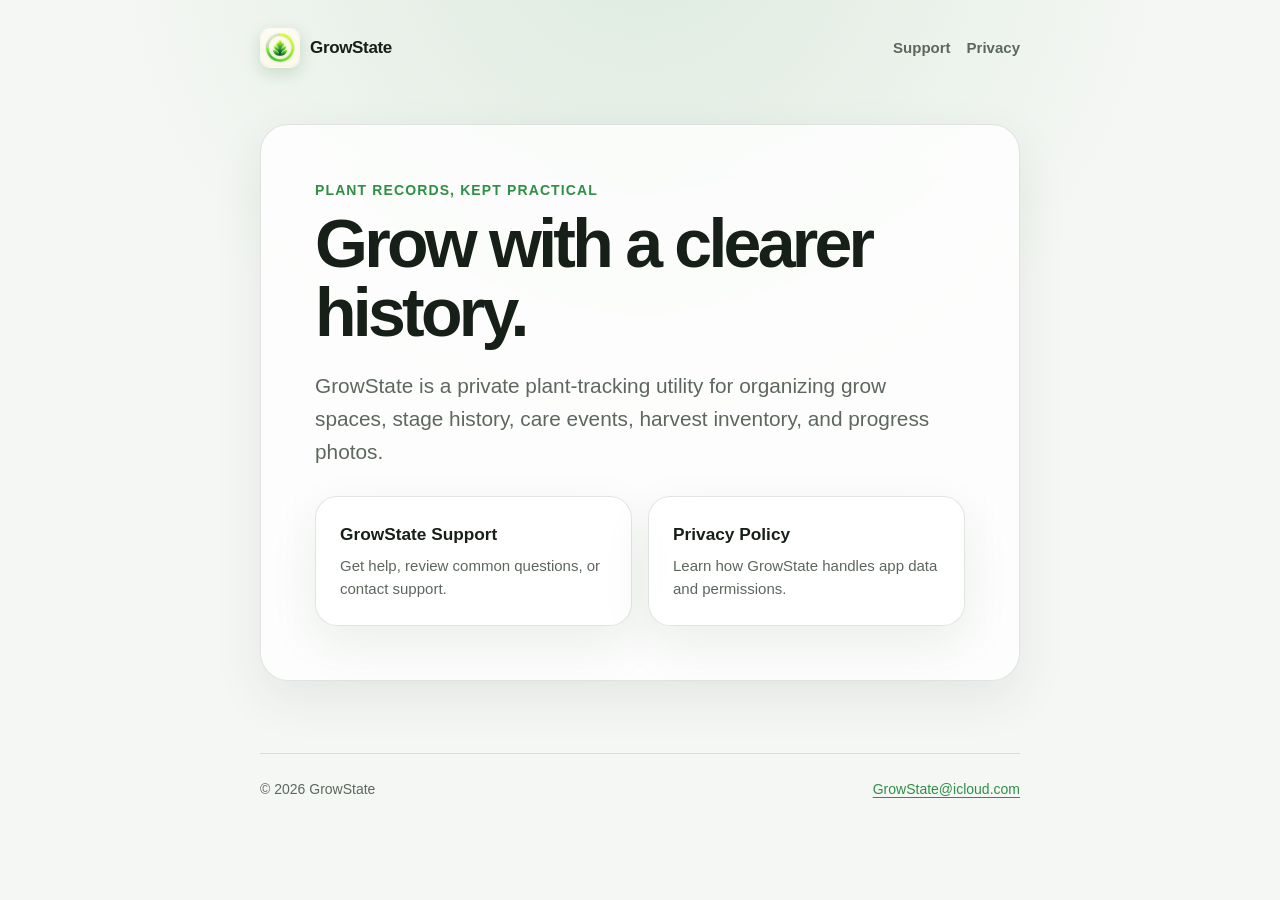
<file: index.html>
<!doctype html>
<html lang="en">
<head>
    <meta charset="utf-8">
    <meta name="viewport" content="width=device-width, initial-scale=1">
    <meta name="description" content="Support and privacy information for GrowState.">
    <meta name="theme-color" content="#2f8f46">
    <title>GrowState</title>
    <link rel="icon" href="./assets/growstate-icon-light.png">
    <link rel="stylesheet" href="./styles.css">
</head>
<body>
    <header class="site-header">
        <a class="brand" href="./" aria-label="GrowState home">
            <span class="brand-mark" aria-hidden="true">
                <picture>
                    <source srcset="./assets/growstate-icon-dark.png" media="(prefers-color-scheme: dark)">
                    <img src="./assets/growstate-icon-light.png" alt="" width="40" height="40">
                </picture>
            </span>
            <span>GrowState</span>
        </a>
        <nav class="site-nav" aria-label="Primary navigation">
            <a href="./support/">Support</a>
            <a href="./privacy-policy/">Privacy</a>
        </nav>
    </header>

    <main>
        <section class="hero">
            <p class="eyebrow">Plant records, kept practical</p>
            <h1>Grow with a clearer history.</h1>
            <p class="lede">
                GrowState is a private plant-tracking utility for organizing grow spaces,
                stage history, care events, harvest inventory, and progress photos.
            </p>

            <div class="cards">
                <a class="link-card" href="./support/">
                    <strong>GrowState Support</strong>
                    <span>Get help, review common questions, or contact support.</span>
                </a>
                <a class="link-card" href="./privacy-policy/">
                    <strong>Privacy Policy</strong>
                    <span>Learn how GrowState handles app data and permissions.</span>
                </a>
            </div>
        </section>
    </main>

    <footer class="site-footer">
        <p>© 2026 GrowState</p>
        <p><a href="mailto:GrowState@icloud.com">GrowState@icloud.com</a></p>
    </footer>
</body>
</html>
</file>
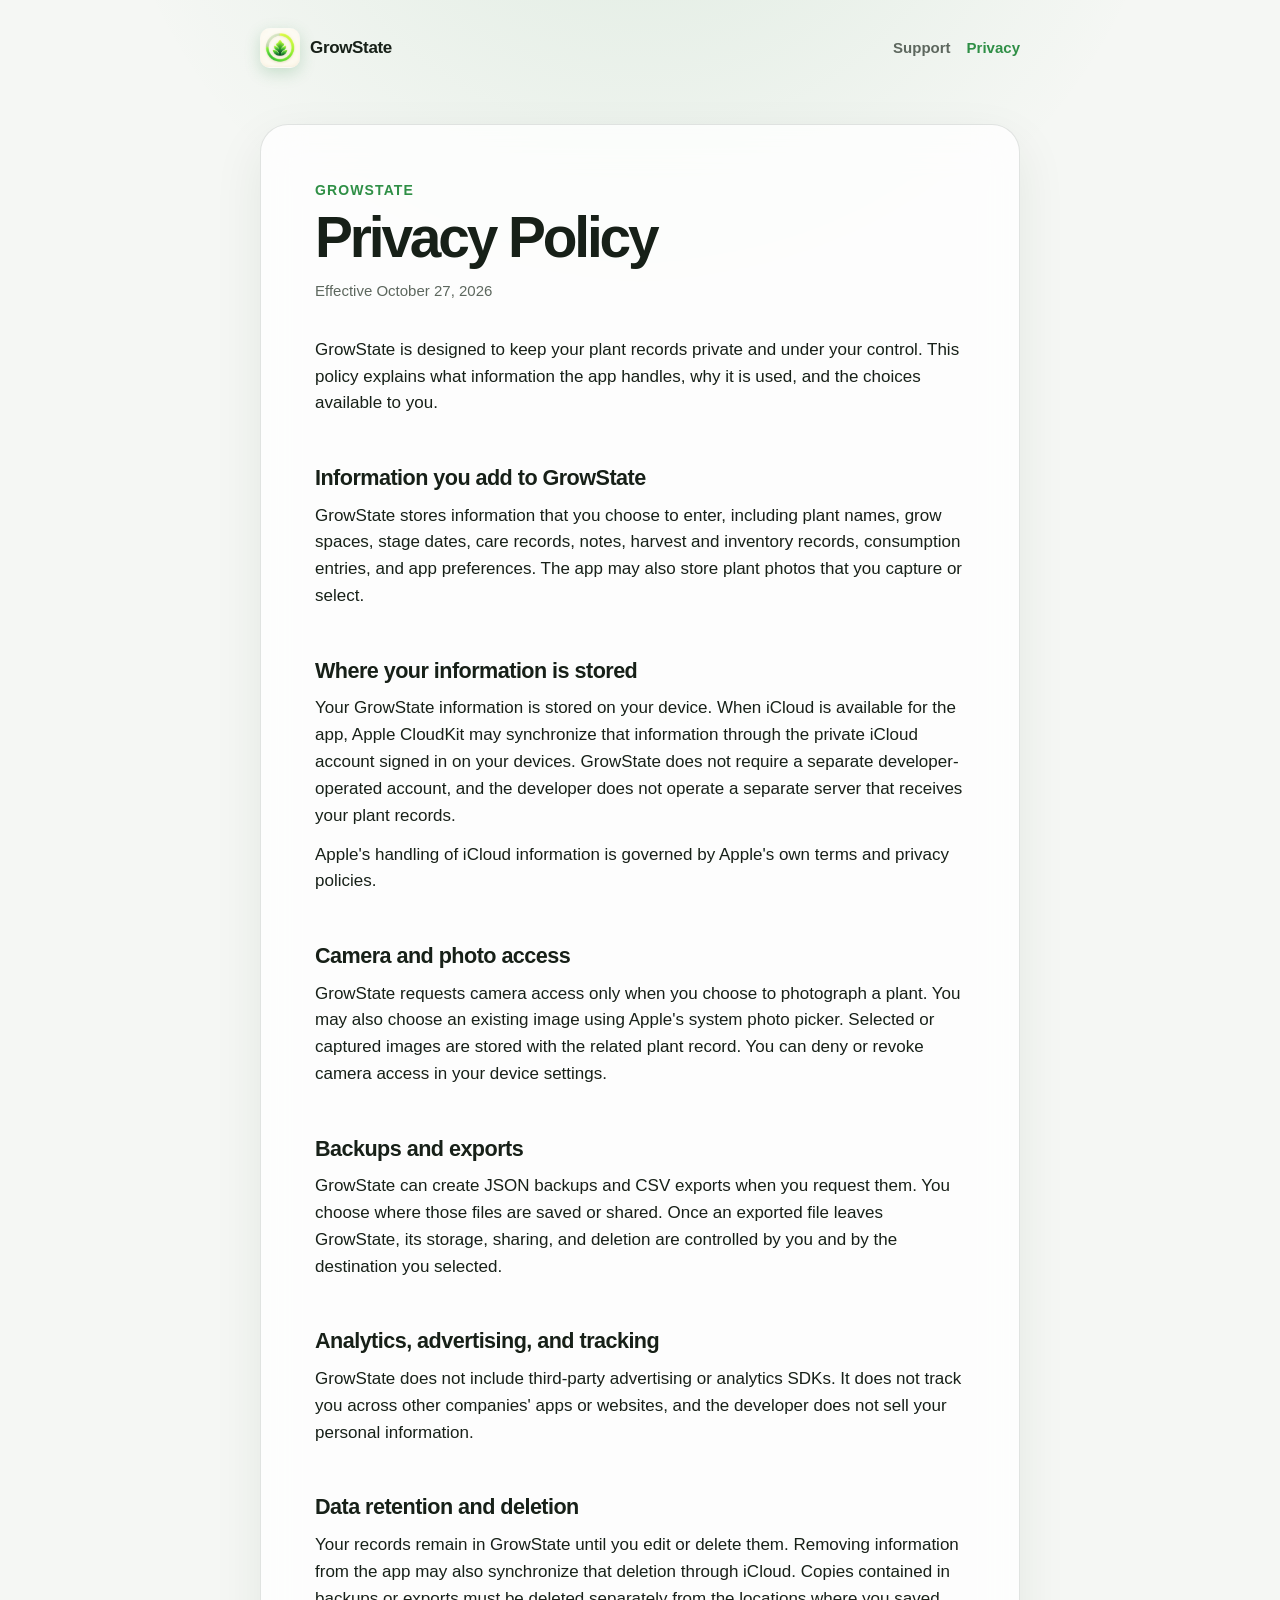
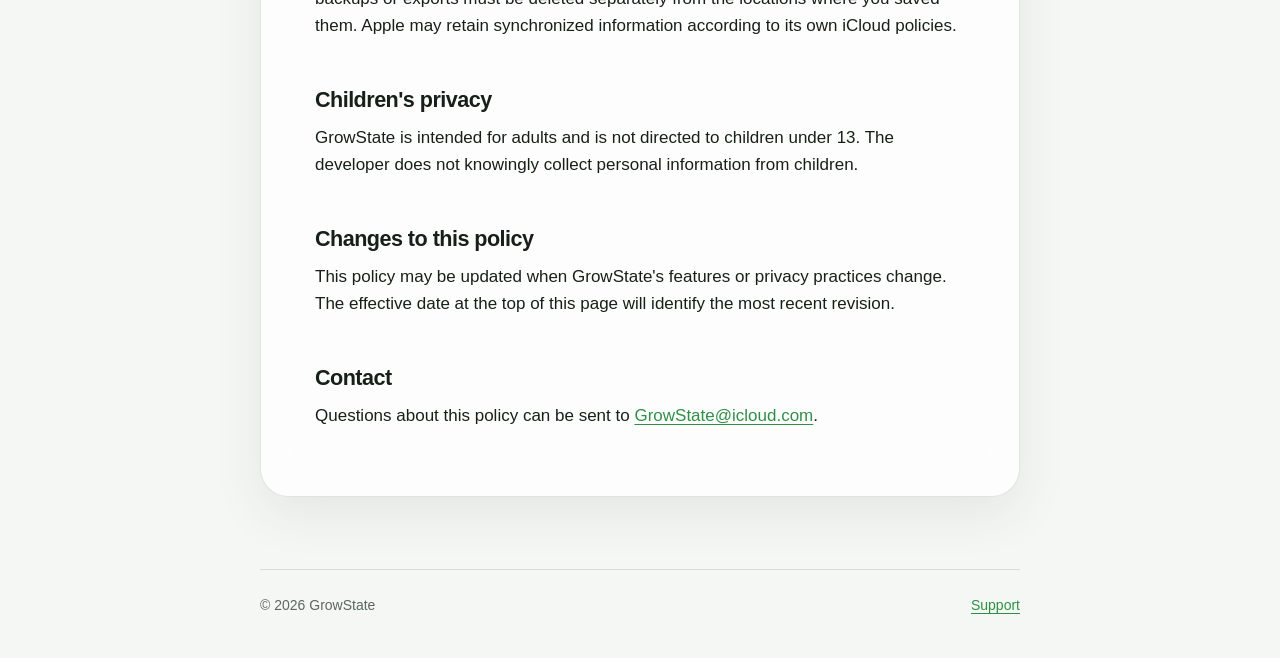
<file: privacy-policy/index.html>
<!doctype html>
<html lang="en">
<head>
    <meta charset="utf-8">
    <meta name="viewport" content="width=device-width, initial-scale=1">
    <meta name="description" content="GrowState privacy policy.">
    <meta name="theme-color" content="#2f8f46">
    <title>Privacy Policy — GrowState</title>
    <link rel="icon" href="../assets/growstate-icon-light.png">
    <link rel="stylesheet" href="../styles.css">
</head>
<body>
    <header class="site-header">
        <a class="brand" href="../" aria-label="GrowState home">
            <span class="brand-mark" aria-hidden="true">
                <picture>
                    <source srcset="../assets/growstate-icon-dark.png" media="(prefers-color-scheme: dark)">
                    <img src="../assets/growstate-icon-light.png" alt="" width="40" height="40">
                </picture>
            </span>
            <span>GrowState</span>
        </a>
        <nav class="site-nav" aria-label="Primary navigation">
            <a href="../support/">Support</a>
            <a href="./" aria-current="page">Privacy</a>
        </nav>
    </header>

    <main>
        <article class="document">
            <p class="eyebrow">GrowState</p>
            <h1>Privacy Policy</h1>
            <p class="meta">Effective October 27, 2026</p>

            <p>
                GrowState is designed to keep your plant records private and under your
                control. This policy explains what information the app handles, why it is
                used, and the choices available to you.
            </p>

            <h2>Information you add to GrowState</h2>
            <p>
                GrowState stores information that you choose to enter, including plant
                names, grow spaces, stage dates, care records, notes, harvest and inventory
                records, consumption entries, and app preferences. The app may also store
                plant photos that you capture or select.
            </p>

            <h2>Where your information is stored</h2>
            <p>
                Your GrowState information is stored on your device. When iCloud is
                available for the app, Apple CloudKit may synchronize that information
                through the private iCloud account signed in on your devices. GrowState
                does not require a separate developer-operated account, and the developer
                does not operate a separate server that receives your plant records.
            </p>
            <p>
                Apple's handling of iCloud information is governed by Apple's own terms
                and privacy policies.
            </p>

            <h2>Camera and photo access</h2>
            <p>
                GrowState requests camera access only when you choose to photograph a
                plant. You may also choose an existing image using Apple's system photo
                picker. Selected or captured images are stored with the related plant
                record. You can deny or revoke camera access in your device settings.
            </p>

            <h2>Backups and exports</h2>
            <p>
                GrowState can create JSON backups and CSV exports when you request them.
                You choose where those files are saved or shared. Once an exported file
                leaves GrowState, its storage, sharing, and deletion are controlled by you
                and by the destination you selected.
            </p>

            <h2>Analytics, advertising, and tracking</h2>
            <p>
                GrowState does not include third-party advertising or analytics SDKs. It
                does not track you across other companies' apps or websites, and the
                developer does not sell your personal information.
            </p>

            <h2>Data retention and deletion</h2>
            <p>
                Your records remain in GrowState until you edit or delete them. Removing
                information from the app may also synchronize that deletion through
                iCloud. Copies contained in backups or exports must be deleted separately
                from the locations where you saved them. Apple may retain synchronized
                information according to its own iCloud policies.
            </p>

            <h2>Children's privacy</h2>
            <p>
                GrowState is intended for adults and is not directed to children under
                13. The developer does not knowingly collect personal information from
                children.
            </p>

            <h2>Changes to this policy</h2>
            <p>
                This policy may be updated when GrowState's features or privacy practices
                change. The effective date at the top of this page will identify the most
                recent revision.
            </p>

            <h2>Contact</h2>
            <p>
                Questions about this policy can be sent to
                <a href="mailto:GrowState@icloud.com">GrowState@icloud.com</a>.
            </p>
        </article>
    </main>

    <footer class="site-footer">
        <p>© 2026 GrowState</p>
        <p><a href="../support/">Support</a></p>
    </footer>
</body>
</html>
</file>
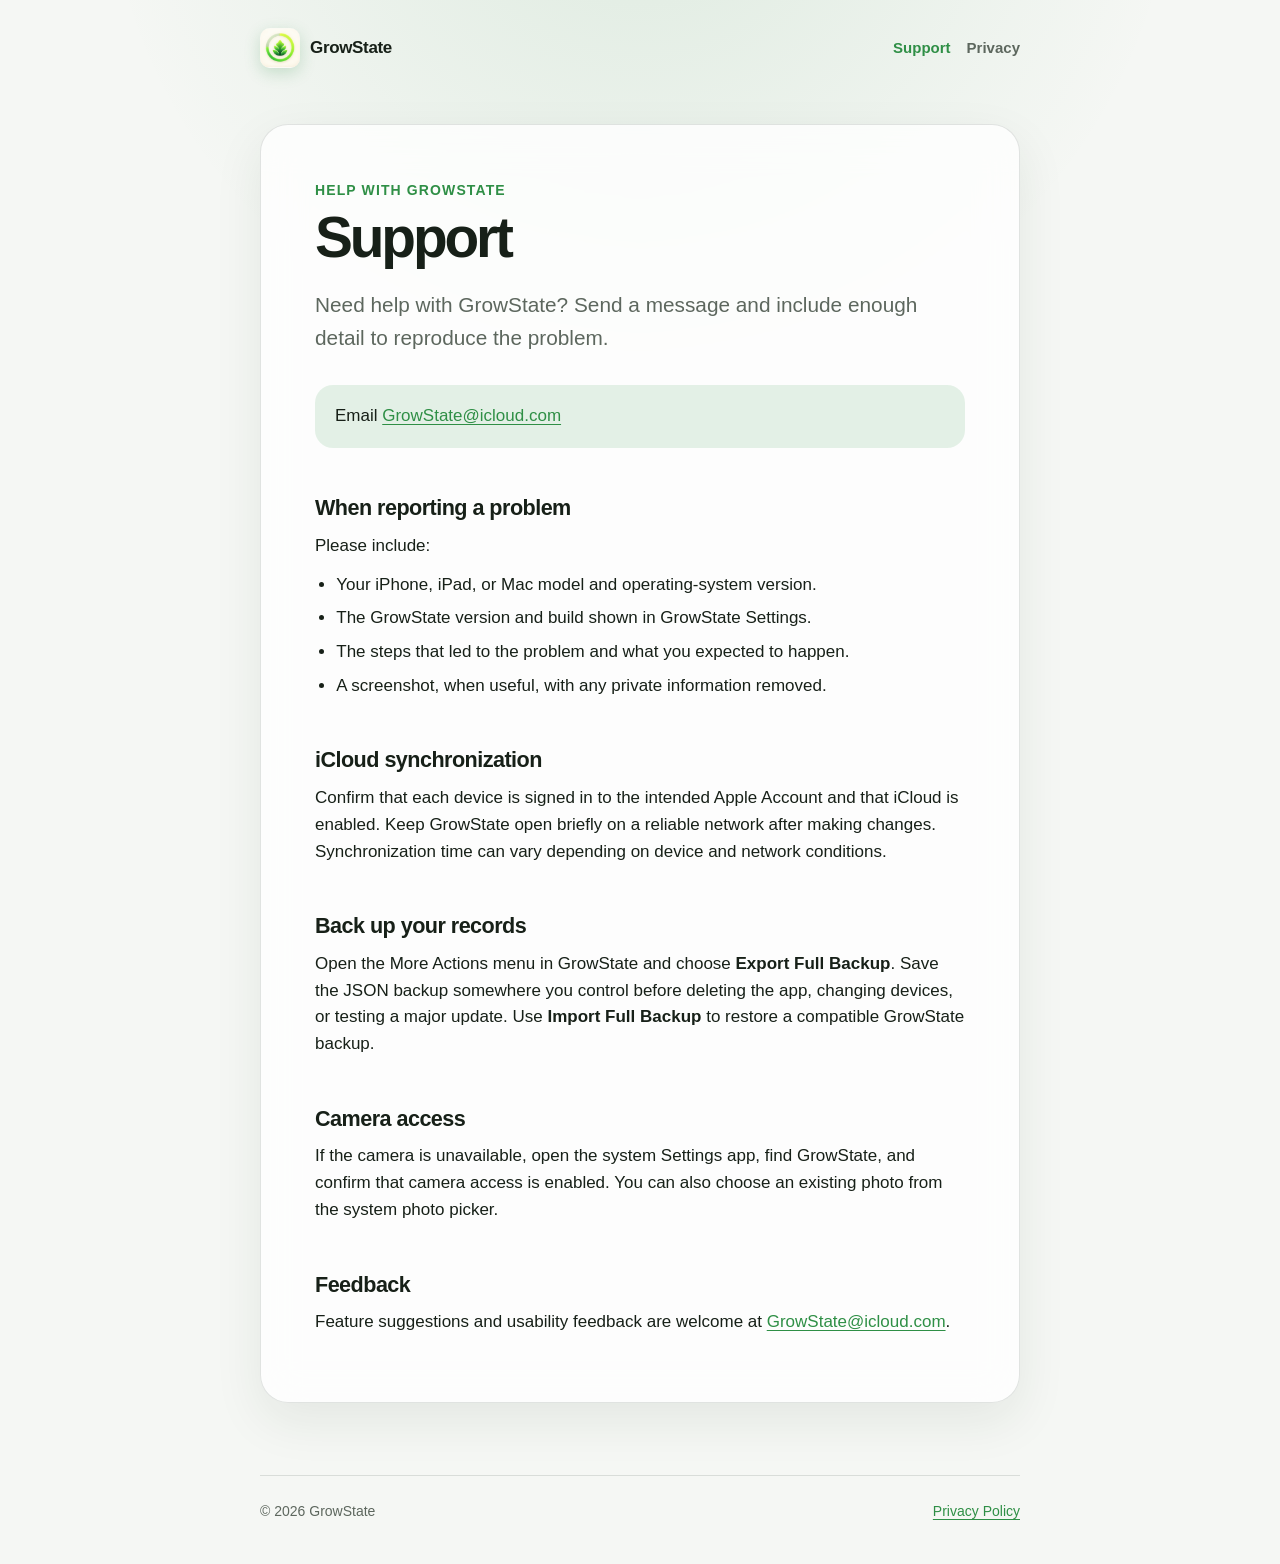
<file: support/index.html>
<!doctype html>
<html lang="en">
<head>
    <meta charset="utf-8">
    <meta name="viewport" content="width=device-width, initial-scale=1">
    <meta name="description" content="Help and contact information for GrowState.">
    <meta name="theme-color" content="#2f8f46">
    <title>Support — GrowState</title>
    <link rel="icon" href="../assets/growstate-icon-light.png">
    <link rel="stylesheet" href="../styles.css">
</head>
<body>
    <header class="site-header">
        <a class="brand" href="../" aria-label="GrowState home">
            <span class="brand-mark" aria-hidden="true">
                <picture>
                    <source srcset="../assets/growstate-icon-dark.png" media="(prefers-color-scheme: dark)">
                    <img src="../assets/growstate-icon-light.png" alt="" width="40" height="40">
                </picture>
            </span>
            <span>GrowState</span>
        </a>
        <nav class="site-nav" aria-label="Primary navigation">
            <a href="./" aria-current="page">Support</a>
            <a href="../privacy-policy/">Privacy</a>
        </nav>
    </header>

    <main>
        <article class="document">
            <p class="eyebrow">Help with GrowState</p>
            <h1>Support</h1>
            <p class="lede">
                Need help with GrowState? Send a message and include enough detail to
                reproduce the problem.
            </p>

            <div class="callout">
                <p>
                    Email <a href="mailto:GrowState@icloud.com">GrowState@icloud.com</a>
                </p>
            </div>

            <h2>When reporting a problem</h2>
            <p>Please include:</p>
            <ul>
                <li>Your iPhone, iPad, or Mac model and operating-system version.</li>
                <li>The GrowState version and build shown in GrowState Settings.</li>
                <li>The steps that led to the problem and what you expected to happen.</li>
                <li>A screenshot, when useful, with any private information removed.</li>
            </ul>

            <h2>iCloud synchronization</h2>
            <p>
                Confirm that each device is signed in to the intended Apple Account and
                that iCloud is enabled. Keep GrowState open briefly on a reliable network
                after making changes. Synchronization time can vary depending on device
                and network conditions.
            </p>

            <h2>Back up your records</h2>
            <p>
                Open the More Actions menu in GrowState and choose
                <strong>Export Full Backup</strong>. Save the JSON backup somewhere you
                control before deleting the app, changing devices, or testing a major
                update. Use <strong>Import Full Backup</strong> to restore a compatible
                GrowState backup.
            </p>

            <h2>Camera access</h2>
            <p>
                If the camera is unavailable, open the system Settings app, find
                GrowState, and confirm that camera access is enabled. You can also choose
                an existing photo from the system photo picker.
            </p>

            <h2>Feedback</h2>
            <p>
                Feature suggestions and usability feedback are welcome at
                <a href="mailto:GrowState@icloud.com?subject=GrowState%20Feedback">GrowState@icloud.com</a>.
            </p>
        </article>
    </main>

    <footer class="site-footer">
        <p>© 2026 GrowState</p>
        <p><a href="../privacy-policy/">Privacy Policy</a></p>
    </footer>
</body>
</html>
</file>
<file: styles.css>
:root {
    color-scheme: light dark;
    --background: #f5f7f4;
    --surface: rgba(255, 255, 255, 0.78);
    --surface-strong: #ffffff;
    --text: #172018;
    --secondary: #5d675e;
    --border: rgba(23, 32, 24, 0.12);
    --accent: #2f8f46;
    --accent-soft: rgba(47, 143, 70, 0.12);
    --shadow: 0 18px 50px rgba(25, 46, 29, 0.08);
}

@media (prefers-color-scheme: dark) {
    :root {
        --background: #0f120f;
        --surface: rgba(30, 34, 30, 0.82);
        --surface-strong: #1d211d;
        --text: #f3f6f3;
        --secondary: #a8b0a9;
        --border: rgba(255, 255, 255, 0.11);
        --accent: #55c56f;
        --accent-soft: rgba(85, 197, 111, 0.14);
        --shadow: 0 18px 50px rgba(0, 0, 0, 0.28);
    }
}

* {
    box-sizing: border-box;
}

html {
    scroll-behavior: smooth;
}

body {
    margin: 0;
    min-height: 100vh;
    background:
        radial-gradient(circle at 50% -10%, var(--accent-soft), transparent 34rem),
        var(--background);
    color: var(--text);
    font-family: -apple-system, BlinkMacSystemFont, "SF Pro Text", "Segoe UI", sans-serif;
    font-size: 17px;
    line-height: 1.58;
    -webkit-font-smoothing: antialiased;
}

a {
    color: var(--accent);
    text-underline-offset: 0.18em;
}

a:hover {
    text-decoration-thickness: 2px;
}

.site-header,
.site-footer,
main {
    width: min(100% - 32px, 760px);
    margin-inline: auto;
}

.site-header {
    display: flex;
    align-items: center;
    justify-content: space-between;
    gap: 20px;
    padding: 28px 0 18px;
}

.brand {
    display: inline-flex;
    align-items: center;
    gap: 10px;
    color: var(--text);
    font-weight: 700;
    text-decoration: none;
    letter-spacing: -0.02em;
}

.brand-mark {
    display: block;
    width: 40px;
    height: 40px;
    border-radius: 10px;
    overflow: hidden;
    box-shadow: 0 5px 16px rgba(47, 143, 70, 0.22);
}

.brand-mark picture,
.brand-mark img {
    display: block;
    width: 100%;
    height: 100%;
}

.brand-mark img {
    object-fit: cover;
}

.site-nav {
    display: flex;
    flex-wrap: wrap;
    justify-content: flex-end;
    gap: 16px;
}

.site-nav a {
    color: var(--secondary);
    font-size: 15px;
    font-weight: 600;
    text-decoration: none;
}

.site-nav a:hover,
.site-nav a[aria-current="page"] {
    color: var(--accent);
}

main {
    padding: 38px 0 72px;
}

.document,
.hero,
.link-card {
    border: 1px solid var(--border);
    background: var(--surface);
    box-shadow: var(--shadow);
    backdrop-filter: blur(20px);
    -webkit-backdrop-filter: blur(20px);
}

.document,
.hero {
    border-radius: 28px;
    padding: clamp(28px, 6vw, 54px);
}

.eyebrow {
    margin: 0 0 8px;
    color: var(--accent);
    font-size: 14px;
    font-weight: 700;
    letter-spacing: 0.08em;
    text-transform: uppercase;
}

h1,
h2,
h3,
p {
    overflow-wrap: anywhere;
}

h1 {
    margin: 0;
    font-size: clamp(2.25rem, 8vw, 4.25rem);
    line-height: 1.02;
    letter-spacing: -0.055em;
}

.document h1 {
    font-size: clamp(2.15rem, 7vw, 3.55rem);
}

h2 {
    margin: 2.2em 0 0.45em;
    font-size: 1.35rem;
    line-height: 1.2;
    letter-spacing: -0.025em;
}

h3 {
    margin: 1.5em 0 0.3em;
    font-size: 1.05rem;
}

p,
ul {
    margin-top: 0.7em;
    margin-bottom: 0.7em;
}

ul {
    padding-left: 1.25em;
}

li + li {
    margin-top: 0.4em;
}

.lede {
    max-width: 630px;
    margin: 22px 0 0;
    color: var(--secondary);
    font-size: clamp(1.08rem, 2.6vw, 1.3rem);
}

.meta {
    margin: 12px 0 34px;
    color: var(--secondary);
    font-size: 15px;
}

.cards {
    display: grid;
    grid-template-columns: repeat(2, minmax(0, 1fr));
    gap: 16px;
    margin-top: 28px;
}

.link-card {
    display: block;
    border-radius: 22px;
    padding: 24px;
    color: var(--text);
    text-decoration: none;
    transition: transform 160ms ease, border-color 160ms ease;
}

.link-card:hover {
    border-color: var(--accent);
    transform: translateY(-2px);
}

.link-card strong {
    display: block;
    font-size: 1.08rem;
}

.link-card span {
    display: block;
    margin-top: 5px;
    color: var(--secondary);
    font-size: 15px;
}

.callout {
    margin: 30px 0 0;
    border-radius: 18px;
    background: var(--accent-soft);
    padding: 18px 20px;
}

.callout p {
    margin: 0;
}

.site-footer {
    display: flex;
    justify-content: space-between;
    gap: 20px;
    padding: 24px 0 42px;
    border-top: 1px solid var(--border);
    color: var(--secondary);
    font-size: 14px;
}

.site-footer p {
    margin: 0;
}

@media (max-width: 620px) {
    .site-header,
    .site-footer {
        align-items: flex-start;
        flex-direction: column;
    }

    .site-nav {
        justify-content: flex-start;
    }

    main {
        padding-top: 24px;
    }

    .cards {
        grid-template-columns: 1fr;
    }
}

@media (prefers-reduced-motion: reduce) {
    html {
        scroll-behavior: auto;
    }

    .link-card {
        transition: none;
    }
}
</file>
